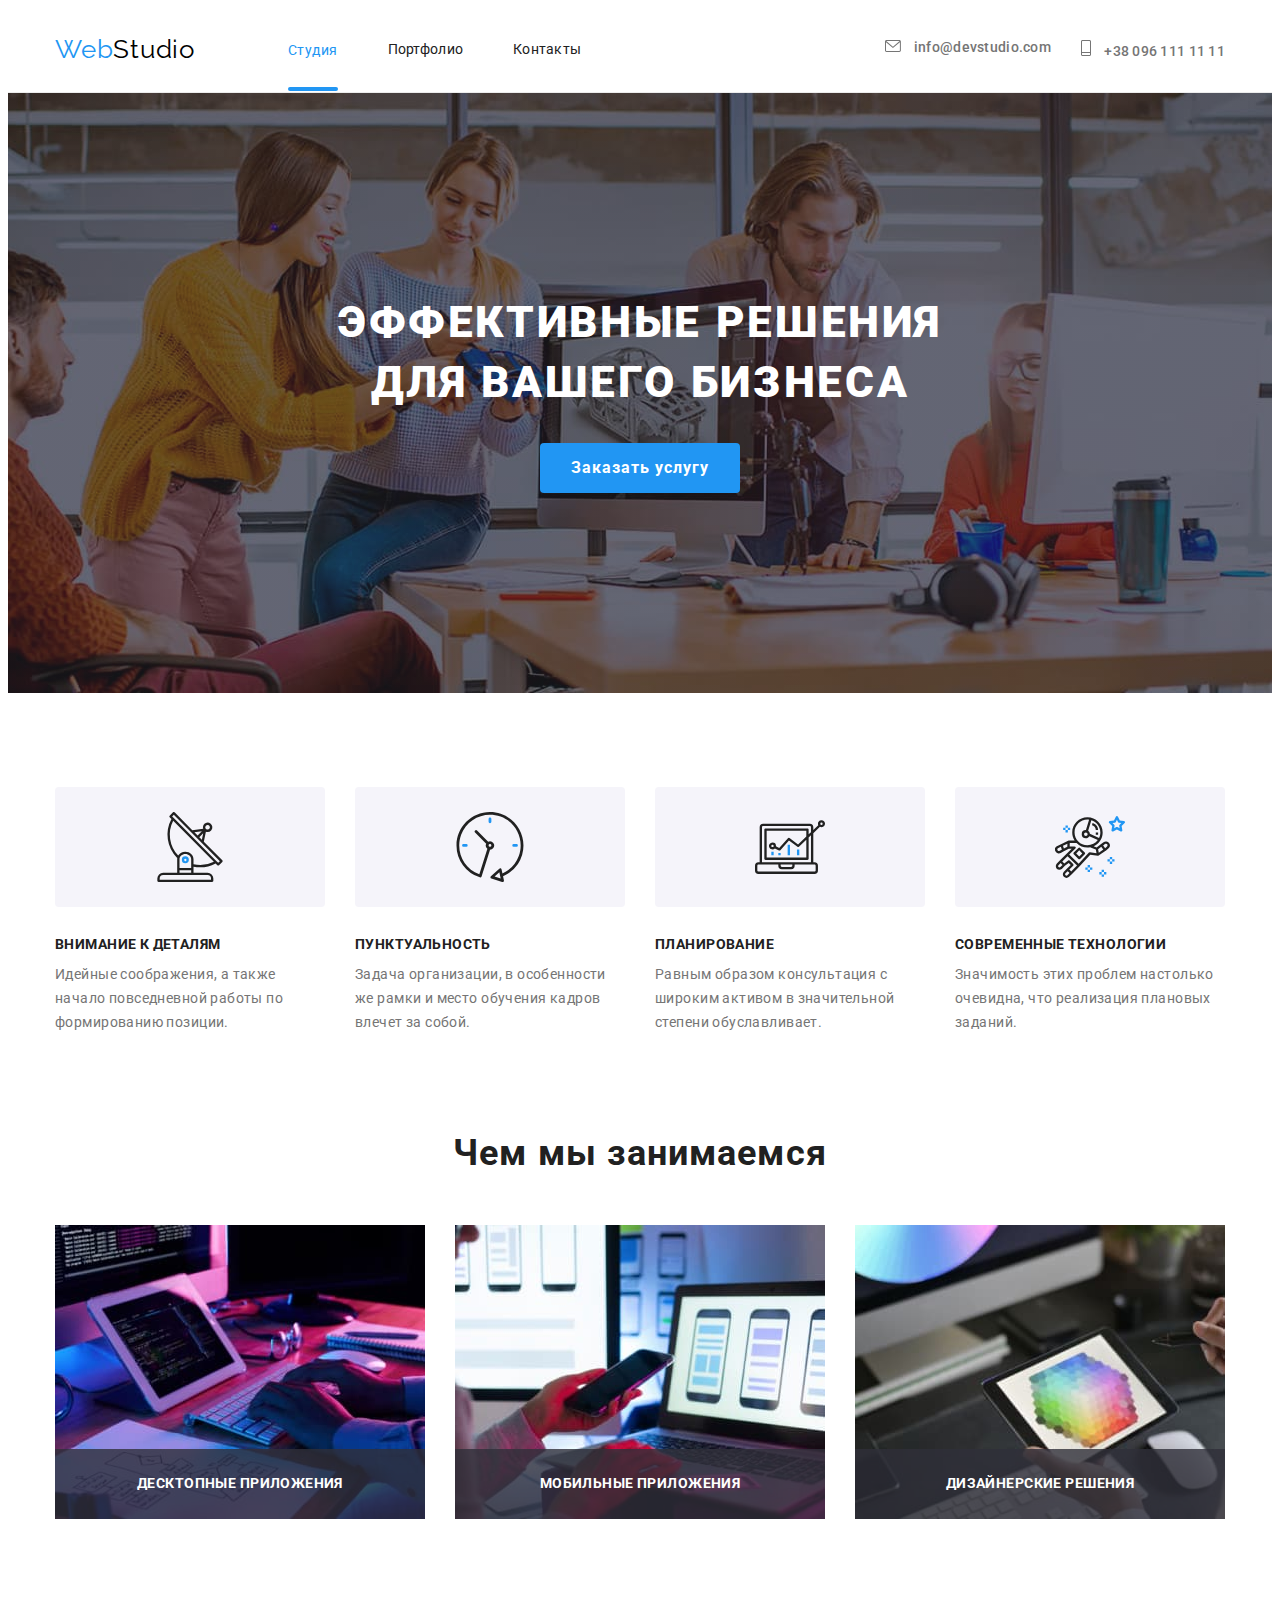
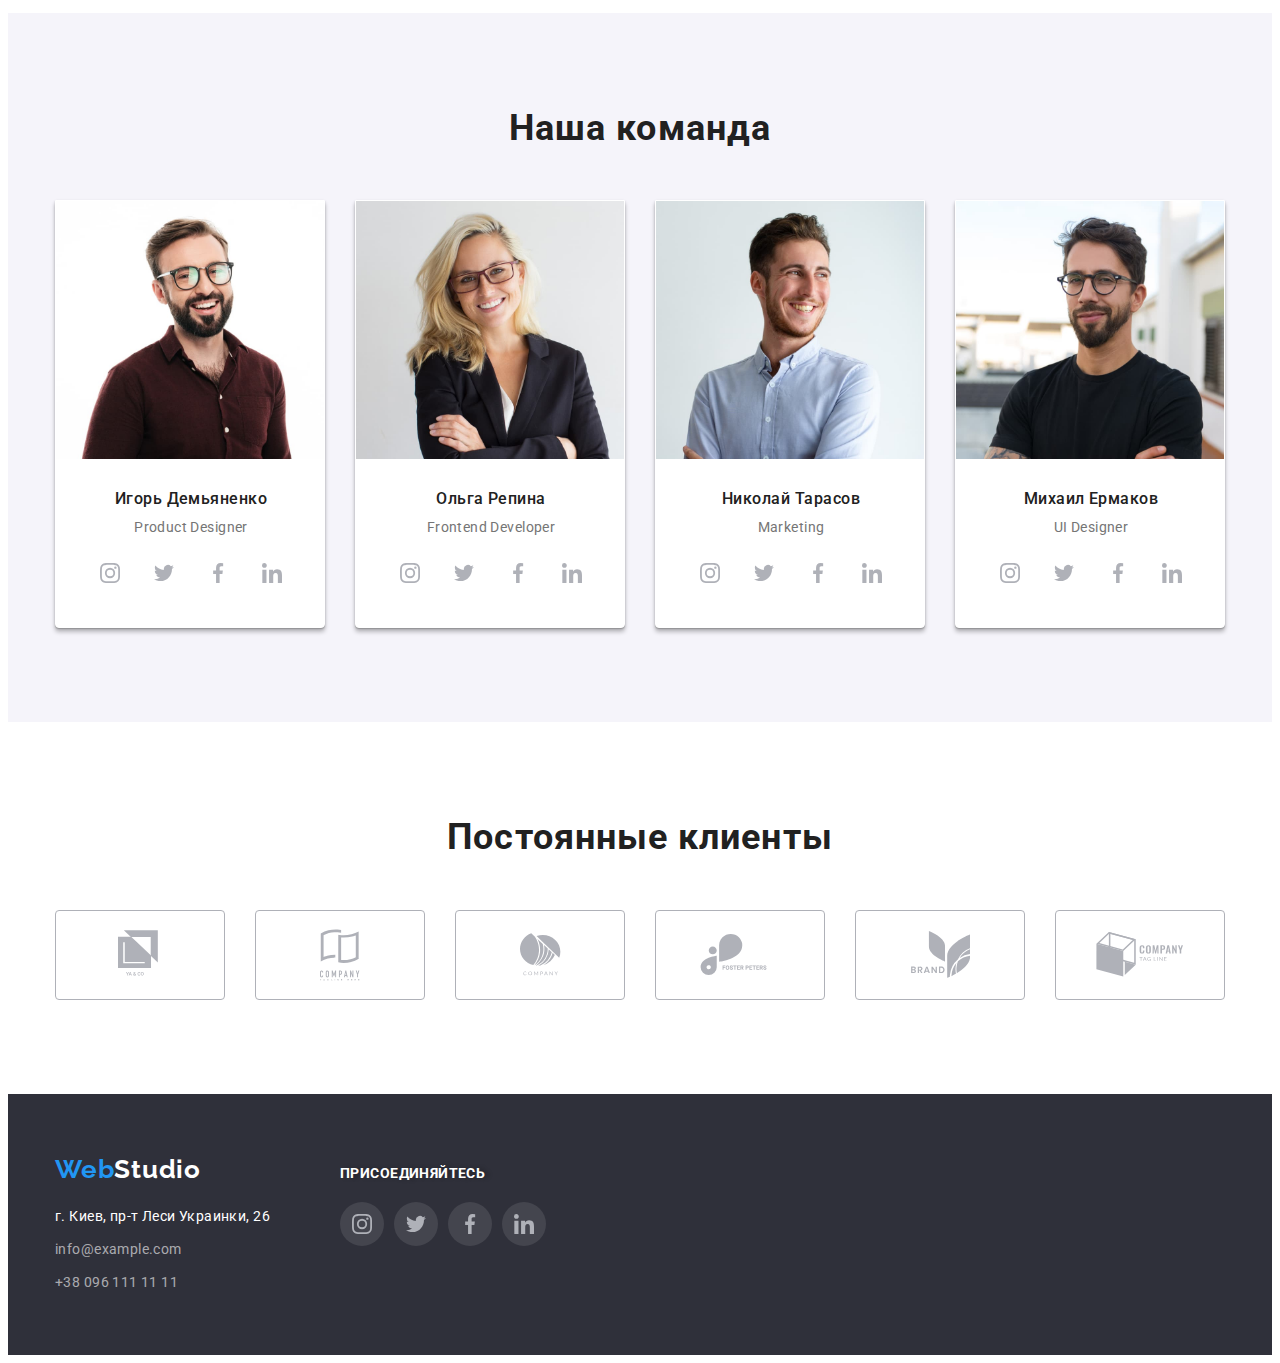
<file: index.html>
<!DOCTYPE html>
<html lang="ru">
  <head>
    <meta name="viewport" content="width=device-width, initial-scale=1.0" />
    <title>Document</title>
    <link
      rel="stylesheet"
      href="https://cdnjs.cloudflare.com/ajax/libs/modern-normalize/1.0.0/modern-normalize.min.css"
      integrity="sha512-ISS7cAi1PEhQ8jnbJpJZMd29NlhNj4AWYyLOSp2CE/CsHxTCu+r+t0D2yoJudVrd0/8fTVPUVDzY5Tvli75u/g=="
      crossorigin="anonymous"
    />
    <meta charset="UTF-8" />
    <link rel="preconnect" href="https://fonts.gstatic.com" />
    <link
      href="https://fonts.googleapis.com/css2?family=Raleway:wght@700&family=Roboto:wght@400;500;700;900&display=swap"
      rel="stylesheet"
    />
    <link rel="stylesheet" href="./css/styles.css" />
  </head>
  <body class="page">
    <!--Header-->
    <header class="page-header">
      <div class="container">
        <nav class="main-nav">
          <a class="logo" href="./index.html" lang="en">
            <span class="logo-accent">Web</span>Studio
          </a>

          <ul class="site-nav">
            <li class="site-nav-item">
              <a class="link-current" href="./index.html">Студия</a>
            </li>
            <li class="site-nav-item">
              <a class="link-header link" href="./portfolio.html">Портфолио</a>
            </li>
            <li class="site-nav-item">
              <a class="link-header link" href="#">Контакты</a>
            </li>
          </ul>
        </nav>

        <ul class="contacts">
          <li class="contacts-item">
            <a class="mail-link link" href="mailto:info@devstudio.com">
              <svg class="header-icon" width="16" height="12">
                <use href="./images/sprite.svg#icon-email"></use>
              </svg>
              info@devstudio.com
            </a>
          </li>
          <li class="contacts-item">
            <a class="link-tel link" href="tel:+380961111111">
              <svg class="header-icon" width="10" height="16">
                <use href="./images/sprite.svg#icon-tel"></use>
              </svg>
              +38 096 111 11 11</a
            >
          </li>
        </ul>
      </div>
    </header>

    <main>
      <!-- Hero-->
      <section class="hero overlay">
        <div class="container">
          <div class="hero-title">
            <h1 class="title">Эффективные решения для вашего бизнеса</h1>
            <button type="button" class="hero-button" data-modal-open>Заказать услугу</button>
            <div class="backdrop is-hidden" data-modal>
              <div class="modal">
                <div class="close"
               data-modal-close> 
                <svg class="close-icon">
                        <use href="./images/sprite.svg#icon-close-1"></use>
                      </svg>
                    </div>
              </div>
            </div>
          </div>
        </div>
      </section>
      <!--Advantages-->
      <section class="advantages-section">
        <div class="container">
          <h2 class="visually-hidden section-title">Наши преимущества</h2>
          <ul class="section-title-list">
            <li class="section-title-li">
              <h3 class="title-advant icon-antenna">Внимание к деталям</h3>
              <p class="title-description">
                Идейные соображения, а также начало повседневной работы по
                формированию позиции.
              </p>
            </li>
            <li class="section-title-li">
              <h3 class="title-advant icon-clock">Пунктуальность</h3>
              <p class="title-description">
                Задача организации, в особенности же рамки и место обучения
                кадров влечет за собой.
              </p>
            </li>
            <li class="section-title-li">
              <h3 class="title-advant icon-diagram">Планирование</h3>
              <p class="title-description">
                Равным образом консультация с широким активом в значительной
                степени обуславливает.
              </p>
            </li>
            <li class="section-title-li">
              <h3 class="title-advant icon-astronavt">
                Современные технологии
              </h3>
              <p class="title-description">
                Значимость этих проблем настолько очевидна, что реализация
                плановых заданий.
              </p>
            </li>
          </ul>
        </div>
      </section>
      <!--capabilities-->
      <section class="capabilities-section">
        <div class="container">
          <h2 class="section-title">Чем мы занимаемся</h2>
          <ul class="capabilities-flex">
            <li class="capabilities-flex-item">
             <img
                class="images"
                src="./images/photo1.jpg/box-1.jpg"
                alt="программирование"
                width="370"
              />
              <div class="box-thumb">
              <p class="box-text">Десктопные приложения</p>
              </div>
            </li>
            <li class="capabilities-flex-item">
              <img
                class="images"
                src="./images/photo1.jpg/box-2.jpg"
                alt="дизайн"
                width="370"
              />
              <div class="box-thumb">
              <p class="box-text">Мобильные приложения</p>
              </div>
            </li>
            <li class="capabilities-flex-item">
              <img
                class="images"
                src="./images/photo1.jpg/box-3.jpg"
                alt="графика"
                width="370"
              />
              <div class="box-thumb">
              <p class="box-text">Дизайнерские решения</p>
              </div>
            </li>
          </ul>
        </div>
      </section>
      <!--Team-->
      <section class="team-section">
        <div class="container">
          <h2 class="section-title">Наша команда</h2>
          <ul class="team-flex">
            <li class="team-flex-item">
              <img
                class="images"
                src="./images/team.jpg/img-1.jpg"
                alt="продуктовый дизайнер"
                width="270"
              />
              <div class="team-card">
                <h3 class="name">Игорь Демьяненко</h3>
                <p class="card-text" lang="en">Product Designer</p>
                <ul class="social-list link">
                  <li class="social-list-item">
                    <a class="social-list-link" href="#">
                      <svg class="social-list-icon">
                        <use href="./images/sprite.svg#icon-instagram"></use>
                      </svg>
                    </a>
                  </li>
                  <li class="social-list-item">
                    <a class="social-list-link" href="#">
                      <svg class="social-list-icon">
                        <use href="./images/sprite.svg#icon-twitter"></use>
                      </svg>
                    </a>
                  </li>
                  <li class="social-list-item">
                    <a class="social-list-link" href="#">
                      <svg class="social-list-icon">
                        <use href="./images/sprite.svg#icon-facebook"></use>
                      </svg>
                    </a>
                  </li>
                  <li class="social-list-item">
                    <a class="social-list-link" href="#">
                      <svg class="social-list-icon">
                        <use href="./images/sprite.svg#icon-linkedin"></use>
                      </svg>
                    </a>
                  </li>
                </ul>
              </div>
            </li>
            <li class="team-flex-item">
              <img
                class="images"
                src="./images/team.jpg/img-2.jpg"
                alt="фронт-энд разработчик"
                width="270"
              />
              <div class="team-card">
                <h3 class="name">Ольга Репина</h3>
                <p class="card-text" lang="en">Frontend Developer</p>
                <ul class="social-list link">
                  <li class="social-list-item">
                    <a class="social-list-link" href="#">
                      <svg class="social-list-icon">
                        <use href="./images/sprite.svg#icon-instagram"></use>
                      </svg>
                    </a>
                  </li>
                  <li class="social-list-item">
                    <a class="social-list-link" href="#">
                      <svg class="social-list-icon">
                        <use href="./images/sprite.svg#icon-twitter"></use>
                      </svg>
                    </a>
                  </li>
                  <li class="social-list-item">
                    <a class="social-list-link" href="#">
                      <svg class="social-list-icon">
                        <use href="./images/sprite.svg#icon-facebook"></use>
                      </svg>
                    </a>
                  </li>
                  <li class="social-list-item">
                    <a class="social-list-link" href="#">
                      <svg class="social-list-icon">
                        <use href="./images/sprite.svg#icon-linkedin"></use>
                      </svg>
                    </a>
                  </li>
                </ul>
              </div>
            </li>
            <li class="team-flex-item">
              <img
                class="images"
                src="./images/team.jpg/img-3.jpg"
                alt="маркетолог"
                width="270"
              />
              <div class="team-card">
                <h3 class="name">Николай Тарасов</h3>
                <p class="card-text" lang="en">Marketing</p>
                <ul class="social-list link">
                  <li class="social-list-item">
                    <a class="social-list-link" href="#">
                      <svg class="social-list-icon">
                        <use href="./images/sprite.svg#icon-instagram"></use>
                      </svg>
                    </a>
                  </li>
                  <li class="social-list-item">
                    <a class="social-list-link" href="#">
                      <svg class="social-list-icon">
                        <use href="./images/sprite.svg#icon-twitter"></use>
                      </svg>
                    </a>
                  </li>
                  <li class="social-list-item">
                    <a class="social-list-link" href="#">
                      <svg class="social-list-icon">
                        <use href="./images/sprite.svg#icon-facebook"></use>
                      </svg>
                    </a>
                  </li>
                  <li class="social-list-item">
                    <a class="social-list-link" href="#">
                      <svg class="social-list-icon">
                        <use href="./images/sprite.svg#icon-linkedin"></use>
                      </svg>
                    </a>
                  </li>
                </ul>
              </div>
            </li>
            <li class="team-flex-item">
              <img
                class="images"
                src="./images/team.jpg/img-4.jpg"
                alt="дизайнер интерфейсов"
                width="270"
              />
              <div class="team-card">
                <h3 class="name">Михаил Ермаков</h3>
                <p class="card-text" lang="en">UI Designer</p>
                <ul class="social-list link">
                  <li class="social-list-item">
                    <a class="social-list-link" href="#">
                      <svg class="social-list-icon">
                        <use href="./images/sprite.svg#icon-instagram"></use>
                      </svg>
                    </a>
                  </li>
                  <li class="social-list-item">
                    <a class="social-list-link" href="#">
                      <svg class="social-list-icon">
                        <use href="./images/sprite.svg#icon-twitter"></use>
                      </svg>
                    </a>
                  </li>
                  <li class="social-list-item">
                    <a class="social-list-link" href="#">
                      <svg class="social-list-icon">
                        <use href="./images/sprite.svg#icon-facebook"></use>
                      </svg>
                    </a>
                  </li>
                  <li class="social-list-item">
                    <a class="social-list-link" href="#">
                      <svg class="social-list-icon">
                        <use href="./images/sprite.svg#icon-linkedin"></use>
                      </svg>
                    </a>
                  </li>
                </ul>
              </div>
            </li>
          </ul>
        </div>
      </section>
    </main>

    <!--Regular Customers-->
    <section class="customer-section">
      <div class="container">
        <h2 class="customer-title">Постоянные клиенты</h2>
        <ul class="customer-list">
          <li class="customer-list-item">
            <a class="customer-list-link" href="#">
              <svg class="customer-list-icon" width="44" height="49">
                <use href="./images/sprite.svg#icon-logo1"></use>
              </svg>
            </a>
          </li>
          <li class="customer-list-item">
            <a class="customer-list-link" href="#">
              <svg class="customer-list-icon" width="40" height="52">
                <use href="./images/sprite.svg#icon-logo2"></use>
              </svg>
            </a>
          </li>
          <li class="customer-list-item">
            <a class="customer-list-link" href="#">
              <svg class="customer-list-icon" width="41" height="43">
                <use href="./images/sprite.svg#icon-logo3"></use>
              </svg>
            </a>
          </li>
          <li class="customer-list-item">
            <a class="customer-list-link" href="#">
              <svg class="customer-list-icon" width="80" height="42">
                <use href="./images/sprite.svg#icon-logo4"></use>
              </svg>
            </a>
          </li>
          <li class="customer-list-item">
            <a class="customer-list-link" href="#">
              <svg class="customer-list-icon" width="59" height="47">
                <use href="./images/sprite.svg#icon-logo5"></use>
              </svg>
            </a>
          </li>
          <li class="customer-list-item">
            <a class="customer-list-link" href="#">
              <svg class="customer-list-icon" width="88" height="45">
                <use href="./images/sprite.svg#icon-logo6"></use>
              </svg>
            </a>
          </li>
        </ul>
      </div>
    </section>
    <!--Footer-->
    <footer class="footer-page">
      <div class="container footer">
        <div class="address-item">
          <a href="/" class="footer-logo" lang="en">
            <span class="logo-accent">Web</span>Studio
          </a>
          <address class="footer-adress">
            <ul>
              <li class="footer-contacts">
                <a href="#" class="footer-map"
                  >г. Киев, пр-т Леси Украинки, 26</a
                >
              </li>
              <li class="footer-contacts">
                <a href="mailto:info@devstudio.com" class="footer-link"
                  >info@example.com</a
                >
              </li>
              <li class="footer-contacts">
                <a href="tel:+380961111111" class="footer-link"
                  >+38 096 111 11 11</a
                >
              </li>
            </ul>
          </address>
        </div>
        <div class="footer-social-links">
          <p class="footer-text">присоединяйтесь</p>
          <ul class="footer-social-list">
            <li class="footer-list-item">
              <a class="footer-list-link" href="#">
                <svg class="footer-list-icon">
                  <use href="./images/sprite.svg#icon-instagram"></use>
                </svg>
              </a>
            </li>
            <li class="footer-list-item">
              <a class="footer-list-link" href="#">
                <svg class="footer-list-icon">
                  <use href="./images/sprite.svg#icon-twitter"></use>
                </svg>
              </a>
            </li>
            <li class="footer-list-item">
              <a class="footer-list-link" href="#">
                <svg class="footer-list-icon">
                  <use href="./images/sprite.svg#icon-facebook"></use>
                </svg>
              </a>
            </li>
            <li class="footer-list-item">
              <a class="footer-list-link" href="#">
                <svg class="footer-list-icon">
                  <use href="./images/sprite.svg#icon-linkedin"></use>
                </svg>
              </a>
            </li>
          </ul>
        </div>
      </div>
    </footer>
    <script src="./js/modal.js">
    </script>
</body>
  </body>
</html>
</file>
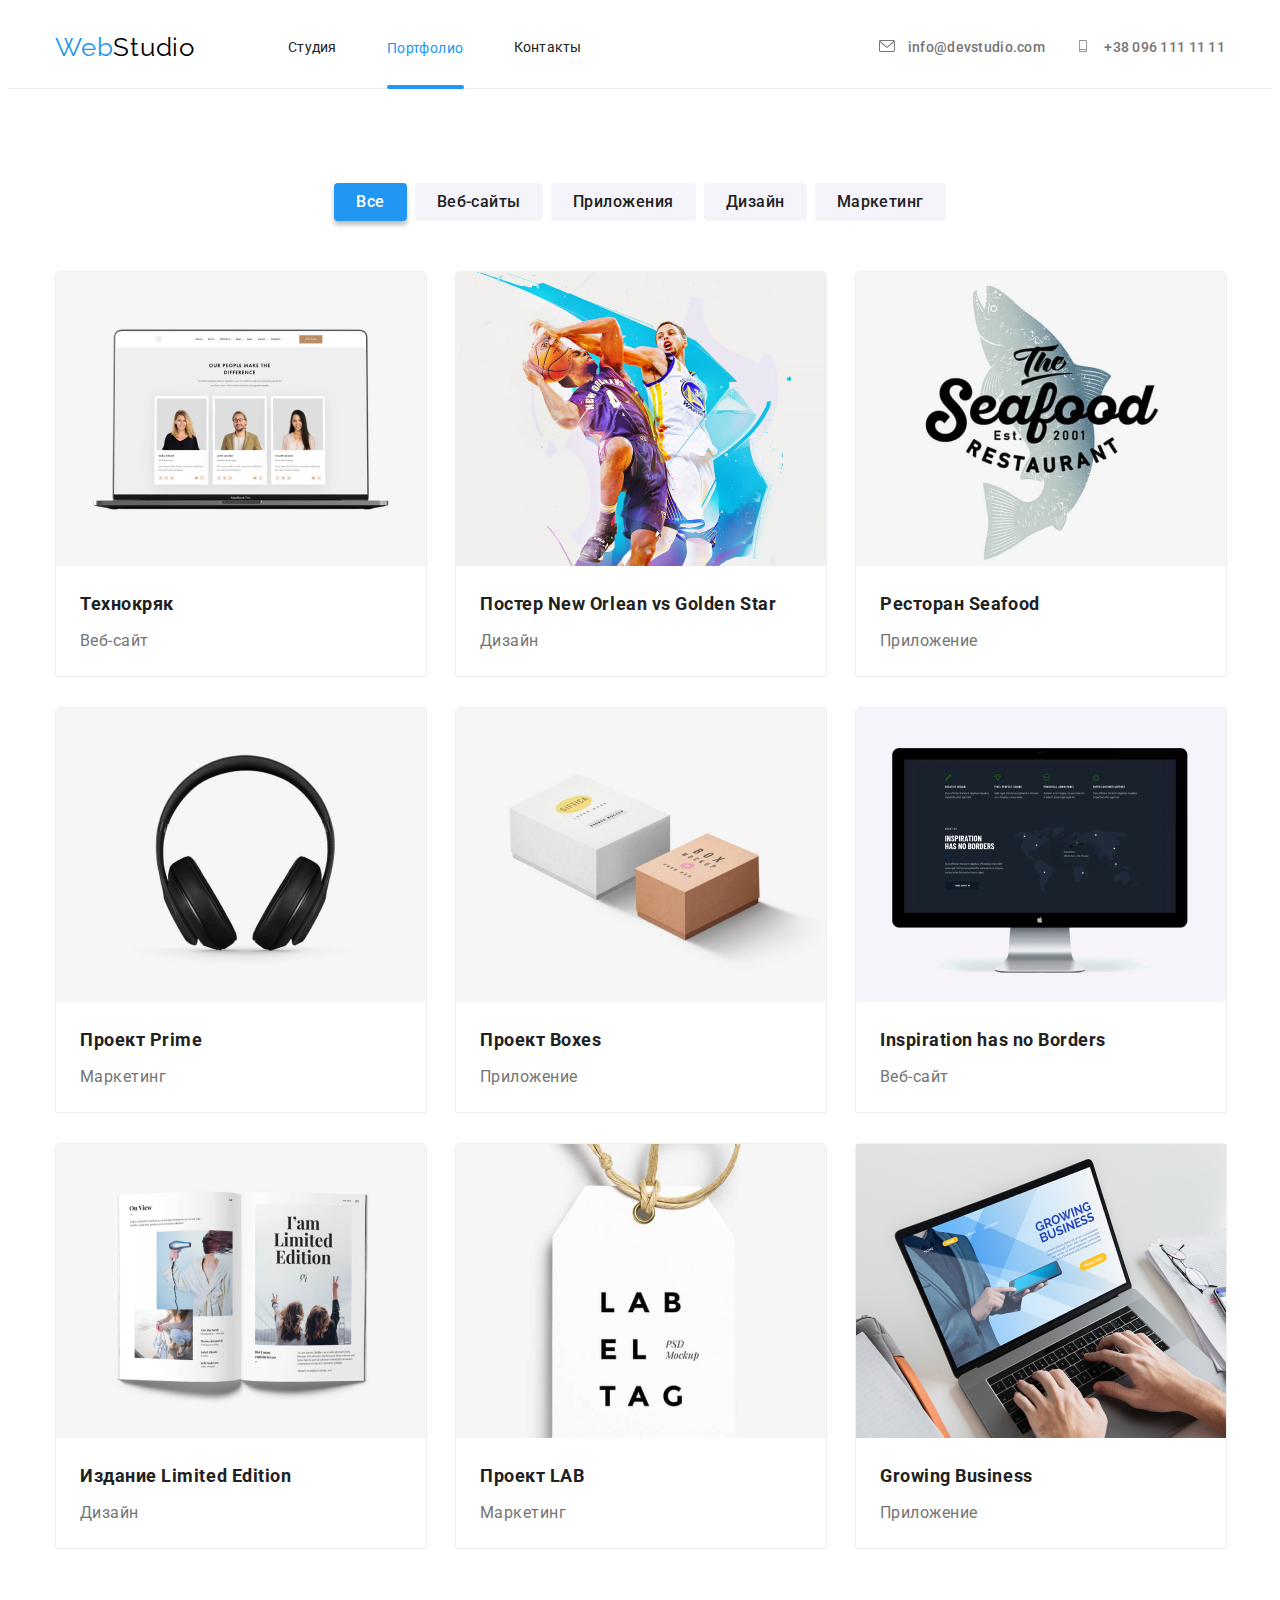
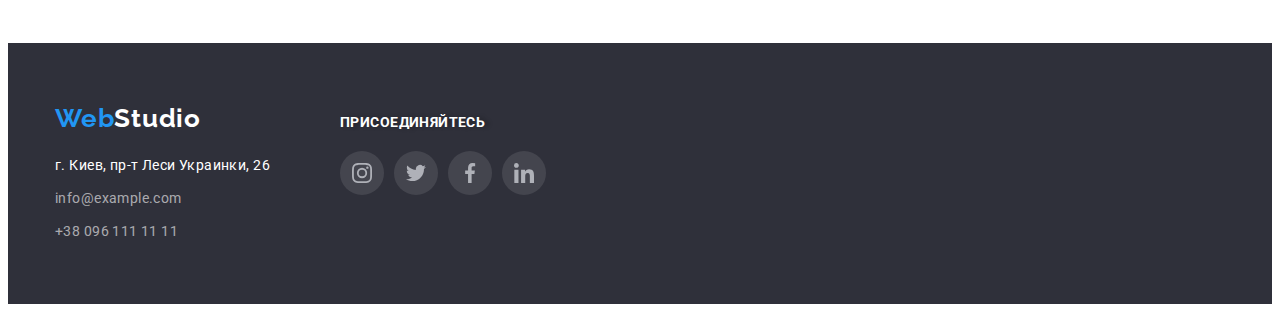
<file: portfolio.html>
<!DOCTYPE html>
<html lang="ru">
  <head>
    <meta name="viewport" content="width=device-width, initial-scale=1.0" />
    <title>Document</title>
    <link
      rel="stylesheet"
      href="https://cdnjs.cloudflare.com/ajax/libs/modern-normalize/1.0.0/modern-normalize.min.css"
      integrity="sha512-ISS7cAi1PEhQ8jnbJpJZMd29NlhNj4AWYyLOSp2CE/CsHxTCu+r+t0D2yoJudVrd0/8fTVPUVDzY5Tvli75u/g=="
      crossorigin="anonymous"
    />
    <meta charset="UTF-8" />
    <link rel="preconnect" href="https://fonts.gstatic.com" />
    <link
      href="https://fonts.googleapis.com/css2?family=Raleway:wght@700&family=Roboto:wght@400;500;700;900&display=swap"
      rel="stylesheet"
    />
    <link rel="stylesheet" href="./css/styles.css" />
  </head>
  <body class="page">
    <!--Header-->
    <header class="page-header">
      <div class="container">
        <nav class="main-nav">
          <a class="logo" href="./index.html" lang="en">
            <span class="logo-accent">Web</span>Studio
          </a>

          <ul class="site-nav">
            <li class="site-nav-item">
              <a class="link-header link" href="./index.html">Студия</a>
            </li>
            <li class="site-nav-item">
              <a class="link-current" href="./portfolio.html">Портфолио</a>
            </li>
            <li class="site-nav-item">
              <a class="link-header link" href="#">Контакты</a>
            </li>
          </ul>
        </nav>

        <ul class="contacts">
          <li class="contacts-item">
            <a class="mail-link link" href="mailto:info@devstudio.com">
              <svg class="header-icon" width="16" height="12">
                <use href="./images/sprite.svg#icon-email"></use>
              </svg>
              info@devstudio.com
            </a>
          </li>
          <li class="contacts-item">
            <a class="link-tel link" href="tel:+380961111111">
              <svg class="header-icon" width="16" height="12">
                <use href="./images/sprite.svg#icon-tel"></use>
              </svg>
              +38 096 111 11 11</a
            >
          </li>
        </ul>
      </div>
    </header>

    <main>
      <!--Portfolio-->
      <section class="section">
        <div class="container">
          <h1 class="visually-hidden">our works</h1>
          <ul class="button-flex">
            <li class="button-list-item">
              <button type="button" class="portfolio-button active">Все</button>
            </li>
            <li class="button-list-item">
              <button type="button" class="portfolio-button">Веб-сайты</button>
            </li>
            <li class="button-list-item">
              <button type="button" class="portfolio-button">Приложения</button>
            </li>
            <li class="button-list-item">
              <button type="button" class="portfolio-button">Дизайн</button>
            </li>
            <li class="button-list-item">
              <button type="button" class="portfolio-button">Маркетинг</button>
            </li>
          </ul>
          <h2 class="visually-hidden">photos of works</h2>
          <ul class="portfolio-img-flex">
            <li class="flex-element">
              <a class="flex-element-link" href="#">
                <div class="portfolio-cards-wrapper">
                  <img
                    class="images"
                    src="./images/portfolio.jpg/img-1.jpg"
                    alt=""
                    width="370"
                  />
                  <p class="portfolio-overlay">
                    Технокряк это современная площадка распространения
                    коронавируса. Компании используют эту платформу для
                    цифрового шпионажа и атак на защищённые сервера конкурентов.
                  </p>
                </div>
                <div class="portfolio-div-tekst">
                  <h3 class="section-title port">Технокряк</h3>
                  <p class="text">Веб-сайт</p>
                </div>
              </a>
            </li>
            <li class="flex-element">
              <a class="flex-element-link" href="#">
                <div class="portfolio-cards-wrapper">
                  <img
                    class="images"
                    src="./images/portfolio.jpg/img-2.jpg"
                    alt=""
                    width="370"
                  />
                  <p class="portfolio-overlay">
                    Технокряк это современная площадка распространения
                    коронавируса. Компании используют эту платформу для
                    цифрового шпионажа и атак на защищённые сервера конкурентов.
                  </p>
                </div>
                <div class="portfolio-div-tekst">
                  <h3 class="section-title port">
                    Постер New Orlean vs Golden Star
                  </h3>
                  <p class="text">Дизайн</p>
                </div>
              </a>
            </li>
            <li class="flex-element">
              <a class="flex-element-link" href="#">
                <div class="portfolio-cards-wrapper">
                  <img
                    class="images"
                    src="./images/portfolio.jpg/img-3.jpg"
                    alt=""
                    width="370"
                  />
                  <p class="portfolio-overlay">
                    Технокряк это современная площадка распространения
                    коронавируса. Компании используют эту платформу для
                    цифрового шпионажа и атак на защищённые сервера конкурентов.
                  </p>
                </div>
                <div class="portfolio-div-tekst">
                  <h3 class="section-title port">Ресторан Seafood</h3>
                  <p class="text">Приложение</p>
                </div>
              </a>
            </li>
            <li class="flex-element">
              <a class="flex-element-link" href="#">
                <div class="portfolio-cards-wrapper">
                  <img
                    class="images"
                    src="./images/portfolio.jpg/img-4.jpg"
                    alt=""
                    width="370"
                  />
                  <p class="portfolio-overlay">
                    Технокряк это современная площадка распространения
                    коронавируса. Компании используют эту платформу для
                    цифрового шпионажа и атак на защищённые сервера конкурентов.
                  </p>
                </div>
                <div class="portfolio-div-tekst">
                  <h3 class="section-title port">Проект Prime</h3>
                  <p class="text">Маркетинг</p>
                </div>
              </a>
            </li>
            <li class="flex-element">
              <a class="flex-element-link" href="#">
                <div class="portfolio-cards-wrapper">
                  <img
                    class="images"
                    src="./images/portfolio.jpg/img-5.jpg"
                    alt=""
                    width="370"
                  />
                  <p class="portfolio-overlay">
                    Технокряк это современная площадка распространения
                    коронавируса. Компании используют эту платформу для
                    цифрового шпионажа и атак на защищённые сервера конкурентов.
                  </p>
                </div>
                <div class="portfolio-div-tekst">
                  <h3 class="section-title port">Проект Boxes</h3>
                  <p class="text">Приложение</p>
                </div>
              </a>
            </li>
            <li class="flex-element">
              <a class="flex-element-link" href="#">
                <div class="portfolio-cards-wrapper">
                  <img
                    class="images"
                    src="./images/portfolio.jpg/img-6.jpg"
                    alt=""
                    width="370"
                  />
                  <p class="portfolio-overlay">
                    Технокряк это современная площадка распространения
                    коронавируса. Компании используют эту платформу для
                    цифрового шпионажа и атак на защищённые сервера конкурентов.
                  </p>
                </div>
                <div class="portfolio-div-tekst">
                  <h3 class="section-title port">Inspiration has no Borders</h3>
                  <p class="text">Веб-сайт</p>
                </div>
              </a>
            </li>
            <li class="flex-element">
              <a class="flex-element-link" href="#">
                <div class="portfolio-cards-wrapper">
                  <img
                    class="images"
                    src="./images/portfolio.jpg/img-7.jpg"
                    alt=""
                    width="370"
                  />
                  <p class="portfolio-overlay">
                    Технокряк это современная площадка распространения
                    коронавируса. Компании используют эту платформу для
                    цифрового шпионажа и атак на защищённые сервера конкурентов.
                  </p>
                </div>
                <div class="portfolio-div-tekst">
                  <h3 class="section-title port">Издание Limited Edition</h3>
                  <p class="text">Дизайн</p>
                </div>
              </a>
            </li>
            <li class="flex-element">
              <a class="flex-element-link" href="#">
                <div class="portfolio-cards-wrapper">
                  <img
                    class="images"
                    src="./images/portfolio.jpg/img-8.jpg"
                    alt=""
                    width="370"
                  />
                  <p class="portfolio-overlay">
                    Технокряк это современная площадка распространения
                    коронавируса. Компании используют эту платформу для
                    цифрового шпионажа и атак на защищённые сервера конкурентов.
                  </p>
                </div>
                <div class="portfolio-div-tekst">
                  <h3 class="section-title port">Проект LAB</h3>
                  <p class="text">Маркетинг</p>
                </div>
              </a>
            </li>
            <li class="flex-element">
              <a class="flex-element-link" href="#">
                <div class="portfolio-cards-wrapper">
                  <img
                    class="images"
                    src="./images/portfolio.jpg/img-9.jpg"
                    alt=""
                    width="370"
                  />
                  <p class="portfolio-overlay">
                    Технокряк это современная площадка распространения
                    коронавируса. Компании используют эту платформу для
                    цифрового шпионажа и атак на защищённые сервера конкурентов.
                  </p>
                </div>
                <div class="portfolio-div-tekst">
                  <h3 class="section-title port">Growing Business</h3>
                  <p class="text">Приложение</p>
                </div>
              </a>
            </li>
          </ul>
        </div>
      </section>
    </main>

   <!--Footer-->
    <footer class="footer-page">
      <div class="container footer">
        <div class="address-item">
          <a href="/" class="footer-logo" lang="en">
            <span class="logo-accent">Web</span>Studio
          </a>
          <address class="footer-adress">
            <ul>
              <li class="footer-contacts">
                <a href="#" class="footer-map"
                  >г. Киев, пр-т Леси Украинки, 26</a
                >
              </li>
              <li class="footer-contacts">
                <a href="mailto:info@devstudio.com" class="footer-link"
                  >info@example.com</a
                >
              </li>
              <li class="footer-contacts">
                <a href="tel:+380961111111" class="footer-link"
                  >+38 096 111 11 11</a
                >
              </li>
            </ul>
          </address>
        </div>
        <div class="footer-social-links">
          <p class="footer-text">присоединяйтесь</p>
          <ul class="footer-social-list">
            <li class="footer-list-item">
              <a class="footer-list-link" href="#">
                <svg class="footer-list-icon">
                  <use href="./images/sprite.svg#icon-instagram"></use>
                </svg>
              </a>
            </li>
            <li class="footer-list-item">
              <a class="footer-list-link" href="#">
                <svg class="footer-list-icon">
                  <use href="./images/sprite.svg#icon-twitter"></use>
                </svg>
              </a>
            </li>
            <li class="footer-list-item">
              <a class="footer-list-link" href="#">
                <svg class="footer-list-icon">
                  <use href="./images/sprite.svg#icon-facebook"></use>
                </svg>
              </a>
            </li>
            <li class="footer-list-item">
              <a class="footer-list-link" href="#">
                <svg class="footer-list-icon">
                  <use href="./images/sprite.svg#icon-linkedin"></use>
                </svg>
              </a>
            </li>
          </ul>
        </div>
      </div>
    </footer>
    <script src="./js/modal.js">
    </script>
</body>
  </body>
</html>
</file>
<file: css/styles.css>
/*indexhtml стили */

html {
  box-sizing: border-box;
}

*,
*::before,
*::after {
  box-sizing: inherit;
}

:root {
  --primary-text-color: #757575;
  --title-text-color: #212121;
  --accent-color: #2196f3;
  --primary-dark-color: #000000;
  --primary-lite-color: #ffffff;
  --primary-adress-color: rgba(255, 255, 255, 0.6);
  --background-team-color: #f5f4fa;
  --background-hero-color: #2f303a;
}

/*
color studiobackground: #000000;

color text: #212121;
tel: #757575;
#F5F4FA; - background наша команда
footer tel email color: rgba(255, 255, 255, 0.6);

*/

body {
  /*при ФИСКИРОВАННОМ ХЭДЕРЕpadding-top: 80px;*/
  background-color: var(--primary-lite-color);
  color: var(--primary-text-color);
  font-size: 14px;
  font-weight: 400;

  font-family: Roboto, sans-serif;
  letter-spacing: 0.03em;
}

ul,
ol {
  list-style: none;
  padding: 0;
  margin: 0;
}

h1,
h2,
h3,
h4,
h5,
h6,
p {
  margin: 0;
}

a {
  text-decoration: none;
}

.img,
.images {
  display: block;
  max-width: 100%;
  height: auto;
}

.visually-hidden:not(:focus):not(:active),
input[type="checkbox"].visually-hidden {
  position: absolute;
  width: 1px;
  height: 1px;
  margin: -1px;
  border: 0;
  padding: 0;
  white-space: nowrap;
  clip-path: inset(100%);
  clip: rect(0 0 0 0);
  overflow: hidden;
}
/*HEADER*/

.container {
  width: 1200px;
  padding: 0 15px;
  margin: 0 auto;
}

.page-header .container {
  display: flex;
  align-items: center;
}

/*Text*/
.text {
  font-family: Roboto, sans-serif;
  font-weight: 400;
  font-size: 16px;
  line-height: 1.87;
  letter-spacing: 0.03em;
  color: var(--primary-text-color);
}

.page-header {
  /*position: fixed; ДЕЛАЕТ ФИКСИРОВАН ХЭДЕР*/
  min-height: 80px;
  width: 100%;
  top: 0;
  left: 0;

  background-color: var(--primary-lite-color);
  border-bottom: 1px solid #ececec;
}

/*Logo*/
.logo {
  display: block;
  margin-right: 93px;
  padding-top: 24px;
  padding-bottom: 25px;

  color: var(--primary-dark-color);
  font-family: Raleway, sans-serif;
  font-size: 26px;
  line-height: 1.2;
  letter-spacing: 0.03em;
}

.logo:hover {
  color: var(--primary-dark-color);
}

.logo-accent {
  color: var(--accent-color);
}

.main-nav {
  display: flex;
  height: 80px;
  text-align: center;
}

/*Adress*/
.contacts {
  margin-left: auto;
  display: flex;
  text-align: center;
}

.contacts-item {
  display: flex;
  text-align: center;
}

.contacts-item:not(:last-child) {
  margin-right: 30px;
}

.contacts .link {
  color: var(--primary-text-color);

  font-weight: 500;
  font-size: 14px;
  line-height: 1.14;
  letter-spacing: 0.02em;
}

.footer-map:focus,
.footer-map:hover,
.footer-link:hover,
.footer-link:focus,
.link:hover,
.link:focus,
.mail-link:hover,
.mail-link:focus,
.link-tel:hover,
.link-tel:focus {
  color: var(--accent-color);
  cursor: pointer;
}

.link-current {
  display: block;
  text-decoration: none;
  color: currentColor;
  position: relative;
}

.link-current::after {
  content: "";
  display: block;
  position: absolute;
  width: 100%;
  height: 4px;
  left: 0;
  bottom: -1px;

  background: #2196f3;
  border-radius: 2px;
}

.contacts-item .mail-link {
  margin-left: auto;
}

.header-icon {
  fill: currentColor;
  align-items: center;
  justify-content: center;
  margin-right: 10px;
  background-size: contain;
}

.mail-link {
  display: block;
  height: 100%;
  cursor: pointer;
  text-align: center;
  justify-content: center;
  align-items: center;
}

.link-tel {
  display: block;
  height: 100%;
  cursor: pointer;
  text-align: center;
}

/*Site nav*/
.site-nav {
  display: flex;
  width: 294px;
  text-align: center;
}

.site-nav-item:not(:last-child) {
  margin-right: 50px;
}

.site-nav .link {
  color: var(--title-text-color);
  font-size: 14px;
  line-height: 1.14;
  letter-spacing: 0.02em;
}

.link-current,
.site-nav .link:hover,
.site-nav .link:focus {
  color: var(--accent-color);
}

.site-nav-list .link-current,
.logo-accent {
  color: var(--accent-color);
}

.link,
.link-current {
  display: block;
  padding-top: 32px;
  padding-bottom: 32px;
  transition: color 250ms cubic-bezier(0.4, 0, 0.2, 1);
}

/*hero*/
.overlay {
  height: 600px;
  max-width: 1600px;
  margin-left: auto;
  margin-right: auto;
  background-image: linear-gradient(
      rgba(47, 48, 58, 0.4),
      rgba(47, 48, 58, 0.4)
    ),
    url(../images/Img-hero.jpg);
  background-repeat: no-repeat;
  background-position: center;
  background-size: cover;
}

.hero {
  padding-top: 200px;
  padding-bottom: 200px;
  text-align: center;

  background-color: var(--background-hero-color);
}

.title {
  color: var(--primary-lite-color);
  font-weight: 900;
  font-size: 44px;
  line-height: 1.36;
  letter-spacing: 0.06em;
  text-transform: uppercase;
  margin-bottom: 30px;
}

.hero-title {
  width: 696px;
  margin: 0 auto;
}

.hero-button {
  color: var(--primary-lite-color);
  background-color: var(--accent-color);

  font-family: inherit;
  font-weight: 700;
  font-size: 16px;
  line-height: 1.9;
  letter-spacing: 0.06em;

  border: transparent;
  border-radius: 4px;
  padding: 10px 30px;
  min-width: 200px;
  cursor: pointer;

  box-shadow: 0px, 4px rgba(0, 0, 0, 0.15);
  transition: background-color 250ms cubic-bezier(0.4, 0, 0.2, 1),
    box-shadow 250ms cubic-bezier(0.4, 0, 0.2, 1);
}

.hero-button:hover,
.hero-button:focus {
  background-color: #2196f3;
  box-shadow: 0px 4px 4px rgba(0, 0, 0, 0.15);
  border-radius: 4px;
  cursor: pointer;
}

/*МОДАЛЬНОЕ ОКНО*/
.backdrop {
  position: fixed;
  top: 0;
  left: 0;
  width: 100%;
  height: 1024px;
  background-color: rgba(0, 0, 0, 0.2);
  margin: 0 auto;

  opacity: 1;
  visibility: visible;
  transition: opacity 250ms cubic-bezier(0.4, 0, 0.2, 1),
    visibility 250ms cubic-bezier(0.4, 0, 0.2, 1);
}

.backdrop.is-hidden {
  opacity: 0;
  pointer-events: none;
  visibility: hidden;
}

.backdrop.is-hidden .modal {
  transform: translate(-50%, -50%) scale(0.5) rotate(-360deg);
}

.modal {
  position: absolute;
  left: 50%;
  top: 50%;
  transform: translate(-50%, -50%) scale(1) rotate(0deg);
  transition: transform 250ms cubic-bezier(0.4, 0, 0.2, 1);

  min-width: 528px;
  min-height: 581px;

  border-radius: 4px;
  box-shadow: 0px 4px 4px rgba(0, 0, 0, 0.25);
  background-color: #ffffff;
}

.close {
  position: absolute;
  display: flex;
  top: 8px;
  right: 8px;
  justify-content: center;
  align-items: center;
  width: 30px;
  height: 30px;
  background: #ffffff;
  border-radius: 50%;
  border: 1px solid rgba(0, 0, 0, 0.1);
}

.close-icon {
  width: 11px;
  height: 11px;
  fill: #000000;
  position: absolute;
  top: 50%;
  left: 50%;
  transform: translate(-50%, -50%);
}

/*advanteges*/
.advantages-section {
  padding-top: 94px;
  padding-bottom: 94px;
}

.title-advant {
  margin-bottom: 10px;
  font-family: Roboto;
  font-weight: 700;
  font-size: 14px;
  line-height: 1.14;
  color: #212121;
  text-transform: uppercase;
}

.section .title {
  color: var(--title-text-color);
  margin-top: 0;
}

.title-description {
  max-width: 270px;
  height: 75px;

  font-weight: 400;
  font-style: normal;
  font-size: 14px;
  line-height: 1.7;
}

.section-title-li:not(:last-child) {
  width: 270px;
  margin-right: 30px;
}

.section-title-list {
  display: flex;
  justify-content: space-between;
}

.title-advant::before {
  content: "";
  display: block;
  height: 120px;
  background-color: #f5f4fa;
  margin-bottom: 30px;
  border-radius: 4px;
  background-repeat: no-repeat;
  background-position: center;
}

.icon-antenna::before {
  background-image: url(../images/antenna.svg);
}
.icon-clock::before {
  background-image: url(../images/clock.svg);
}
.icon-diagram::before {
  background-image: url(../images/diagram.svg);
}
.icon-astronavt::before {
  background-image: url(../images/astronaut.svg);
}

/* CAPABILITIES section*/
.capabilities-section {
  margin-top: 0;
  margin-bottom: 0;
  padding-bottom: 94px;
}

.capabilities-flex {
  display: flex;
  justify-content: space-between;
}

.section-title {
  color: var(--title-text-color);

  font-weight: 700;
  font-size: 36px;
  line-height: 1.2;
  letter-spacing: 0.03em;

  margin-bottom: 50px;
  text-align: center;
}
.capabilities-flex-item {
  width: 370px;
  position: relative;
}

.capabilities-flex-item:not(:last-child) {
  margin-right: 30px;
}

.box-thumb {
  display: flex;
  justify-content: center;
  align-items: center;
  position: absolute;
  bottom: 0;
  width: 370px;
  height: 70px;
  background: rgba(47, 48, 58, 0.8);
}

.box-text {
  font-weight: 700;
  line-height: 1.14;
  text-transform: uppercase;
  margin: 0;
  color: #ffffff;
}

/*Team*/

.team-section {
  background-color: var(--background-team-color);
  padding-top: 94px;
  padding-bottom: 94px;
}

.team-section .container {
  align-items: center;
}

.team-flex {
  display: flex;
  align-items: center;
}

.team-flex-item {
  text-align: center;
  width: 270px;
  border: 1px solid #ffffff;
  background-color: var(--primary-lite-color);
  box-shadow: 0px 4px 4px rgba(0, 0, 0, 0.25), 0px 1px 3px rgba(0, 0, 0, 0.12),
    0px 1px 1px rgba(0, 0, 0, 0.14);
  border-radius: 0px 0px 4px 4px;
}

.team-flex-item:not(:last-child) {
  margin-right: 30px;
}

.team-card {
  width: 270px;
  height: 168px;
  padding: 30px 32px;
  text-align: center;
}

.name {
  color: var(--title-text-color);

  font-weight: 500;
  font-size: 16px;
  line-height: 1.2;
  letter-spacing: 0.03em;

  margin-bottom: 10px;
  text-align: center;
}

.card-text {
  margin-bottom: 16px;
}

.social-list {
  display: flex;
  text-align: center;
  justify-content: space-between;
  padding: 0;
}

.social-list-link:hover,
.social-list-link:focus {
  background-color: #2196f3;
}

.social-list-link:hover .social-list-icon,
.social-list-link:focus .social-list-icon {
  fill: #ffffff;
}

.social-list-item {
  width: 44px;
  height: 44px;
}

.social-list-link {
  display: flex;
  justify-content: center;
  align-items: center;
  width: 100%;
  height: 100%;
  background: #ffffff;
  border-radius: 50%;
  transition: background-color 250ms cubic-bezier(0.4, 0, 0.2, 1),
    fill 250ms cubic-bezier(0.4, 0, 0.2, 1);
}

.social-list-icon {
  width: 20px;
  height: 20px;
  fill: #afb1b8;
  transition: fill 250ms cubic-bezier(0.4, 0, 0.2, 1);
}

/* REGULAR CUSTOMERS*/
.customer-section {
  margin-top: 0;
  margin-bottom: 0;
  padding-top: 94px;
  padding-bottom: 94px;
}

.customer-title {
  color: var(--title-text-color);

  font-weight: 700;
  font-size: 36px;
  line-height: 1.2;
  letter-spacing: 0.03em;

  margin-bottom: 50px;
  text-align: center;
}

/*.customer-flex {
  display: flex;
  justify-content: space-between;
}

.customer-flex-item:not(:last-child) {
  margin-right: 30px;
} */

.customer-list {
  display: flex;
  text-align: center;
  justify-content: space-between;
}

.customer-list-link {
  transition: border-color 250ms cubic-bezier(0.4, 0, 0.2, 1);
}

.customer-list-icon {
  transition: fill 250ms cubic-bezier(0.4, 0, 0.2, 1);
}

.customer-list-link:hover,
.customer-list-link:focus {
  border-color: #2196f3;
  cursor: pointer;
}

.customer-list-link:hover .customer-list-icon,
.customer-list-link:focus .customer-list-icon {
  fill: #2196f3;
}

.customer-list-item {
  width: 170px;
  height: 90px;
}

.customer-list-link {
  display: flex;
  justify-content: center;
  align-items: center;
  width: 100%;
  height: 100%;
  background: #ffffff;
  border-radius: 4px;
  border: 1px solid #afb1b8;
}

.customer-list-icon {
  fill: #afb1b8;
}

/*Footer*/
.footer-page {
  background-color: var(--background-hero-color);
  letter-spacing: 0.03em;
  font-size: 14px;
  line-height: 1.71;
  padding-top: 60px;
  padding-bottom: 60px;
}
.adress-item {
  align-items: baseline;
}

.footer-logo {
  color: var(--primary-lite-color);

  font-family: Raleway;
  font-style: normal;
  font-weight: 700;
  font-size: 26px;
  line-height: 1.2;
  letter-spacing: 0.03em;

  display: block;
  margin-bottom: 20px;
}

.footer-logo:focus {
  color: var(--primary-lite-color);
}

.logo-accent {
  color: var(--accent-color);
}
.footer-adress {
  display: flex;
  flex-direction: column;
}

.footer-adress .footer-map {
  color: var(--primary-lite-color);
  font-style: normal;
}
.footer-link {
  color: var(--primary-adress-color);
  font-style: normal;
}

.footer-social-links {
  width: 206px;
  height: 80px;
  margin-left: 70px;
}
.footer-text {
  margin-bottom: 20px;
  text-align: start;
  width: 145px;
  height: 16px;
  text-shadow: 4px 0px 4px rgba(0, 0, 0, 0.25);

  font-family: Roboto;
  font-style: normal;
  font-weight: 700;
  font-size: 14px;
  line-height: 1.14;
  letter-spacing: 0.03em;
  color: #ffffff;
  text-transform: uppercase;
}

.footer-social-list {
  display: flex;
  text-align: center;
  justify-content: space-between;
  width: 206px;
  height: 44px;
}

.footer-list-link,
.footer-list-icon {
  transition: background-color 250ms cubic-bezier(0.4, 0, 0.2, 1),
    fill 250ms cubic-bezier(0.4, 0, 0.2, 1);
}

.footer-list-link:hover,
.footer-list-link:focus {
  background-color: #2196f3;
}

.footer-list-link:hover .footer-list-icon,
.footer-list-link:focus .footer-list-icon {
  fill: #ffffff;
  cursor: pointer;
}

.footer-list-item {
  width: 44px;
  height: 44px;
}

.footer-list-link {
  display: flex;
  justify-content: center;
  align-items: center;
  width: 100%;
  height: 100%;
  background: rgba(255, 255, 255, 0.1);
  border-radius: 50%;
}

.footer-list-icon {
  width: 20px;
  height: 20px;
  fill: #afb1b8;
}

.footer {
  display: flex;
  align-items: baseline;
}

.footer-contacts:not(:last-child) {
  margin-bottom: 9px;
}

/*portfolio стили */
.portfolio-cards-wrapper {
  position: relative;
  overflow: hidden;
}

.portfolio-overlay {
  position: absolute;
  width: 100%;
  height: 100%;
  top: 0;
  left: 0;
  /*margin-top: 1px; или 101%*/

  align-items: top;
  text-align: left;
  justify-content: center;

  font-family: Roboto;
  font-style: normal;
  font-weight: normal;
  font-size: 18px;
  line-height: 1.56;
  letter-spacing: 0.03em;
  color: #ffffff;
  padding: 63px 24px;
  background-color: rgba(33, 150, 243, 0.9);
  box-shadow: 0px, 4px rgba(0, 0, 0, 0.25);
  border-radius: 4px;
  overflow: hidden;
  transform: translateY(101%);
  transition: transform 250ms cubic-bezier(0.4, 0, 0.2, 1),
    box-shadow 250ms cubic-bezier(0.4, 0, 0.2, 1);
}

.flex-element-link:hover .portfolio-overlay,
.flex-element-link:focus .portfolio-overlay {
  transform: translateY(0);
  box-shadow: 0px 1px 1px rgba(0, 0, 0, 0.12), 0px 4px 4px rgba(0, 0, 0, 0.06),
    1px 4px 6px rgba(0, 0, 0, 0.16);
}
.section {
  padding-top: 94px;
  padding-bottom: 94px;
}

.button-flex {
  display: flex;
  text-align: center;
  justify-content: center;
  margin-bottom: 50px;
}

.button-list-item:not(:last-child) {
  margin-right: 8px;
}

.portfolio-button {
  color: var(--title-text-color);
  background-color: var(--background-team-color);

  font-family: inherit;
  font-weight: 500;
  font-size: 16px;
  line-height: 1.6;
  letter-spacing: 0.03em;

  text-align: center;
  cursor: pointer;
  border-radius: 4px;
  padding: 6px 22px;
  white-space: nowrap;
  border-color: transparent;
  border: none;
  transition: color 250ms cubic-bezier(0.4, 0, 0.2, 1),
    background-color 250ms cubic-bezier(0.4, 0, 0.2, 1),
    box-shadow 250ms cubic-bezier(0.4, 0, 0.2, 1);
}

.portfolio-button.active,
.portfolio-button:hover,
.portfolio-button:focus {
  color: var(--primary-lite-color);
  background-color: var(--accent-color);
  cursor: pointer;
  border: transparent;
  box-shadow: 0px 4px 4px rgba(0, 0, 0, 0.25);
}

.flex-element-link {
  display: inline-block;
  border-top-right-radius: 5px;
  border-top-left-radius: 5px;
  border: 1px solid #eeeeee;
  cursor: pointer;
  transition: box-shadow 250ms cubic-bezier(0.4, 0, 0.2, 1);
}

.flex-element-link:hover,
.flex-element-link:focus {
  box-shadow: 0px 1px 1px rgba(0, 0, 0, 0.12), 0px 4px 4px rgba(0, 0, 0, 0.06),
    1px 4px 6px rgba(0, 0, 0, 0.16);
  border: transparent;
}

.portfolio-img-flex {
  display: flex;
  flex-wrap: wrap;
}

.flex-element {
  width: 370px;
  margin-right: 30px;
  margin-bottom: 30px;
}

.flex-element:nth-child(3n) {
  margin-right: 0;
}

.flex-element:nth-last-child(-n + 3) {
  margin-bottom: 0;
}
/*.logo-accent */

.portfolio-div-tekst {
  padding: 20px 24px;
  width: 370px;
  height: 110px;
  text-align: left;
}

.port {
  text-align: left;
  margin-bottom: 4px;
  font-family: Roboto;
  font-weight: 700;
  font-size: 18px;
  line-height: 2;
}
</file>
